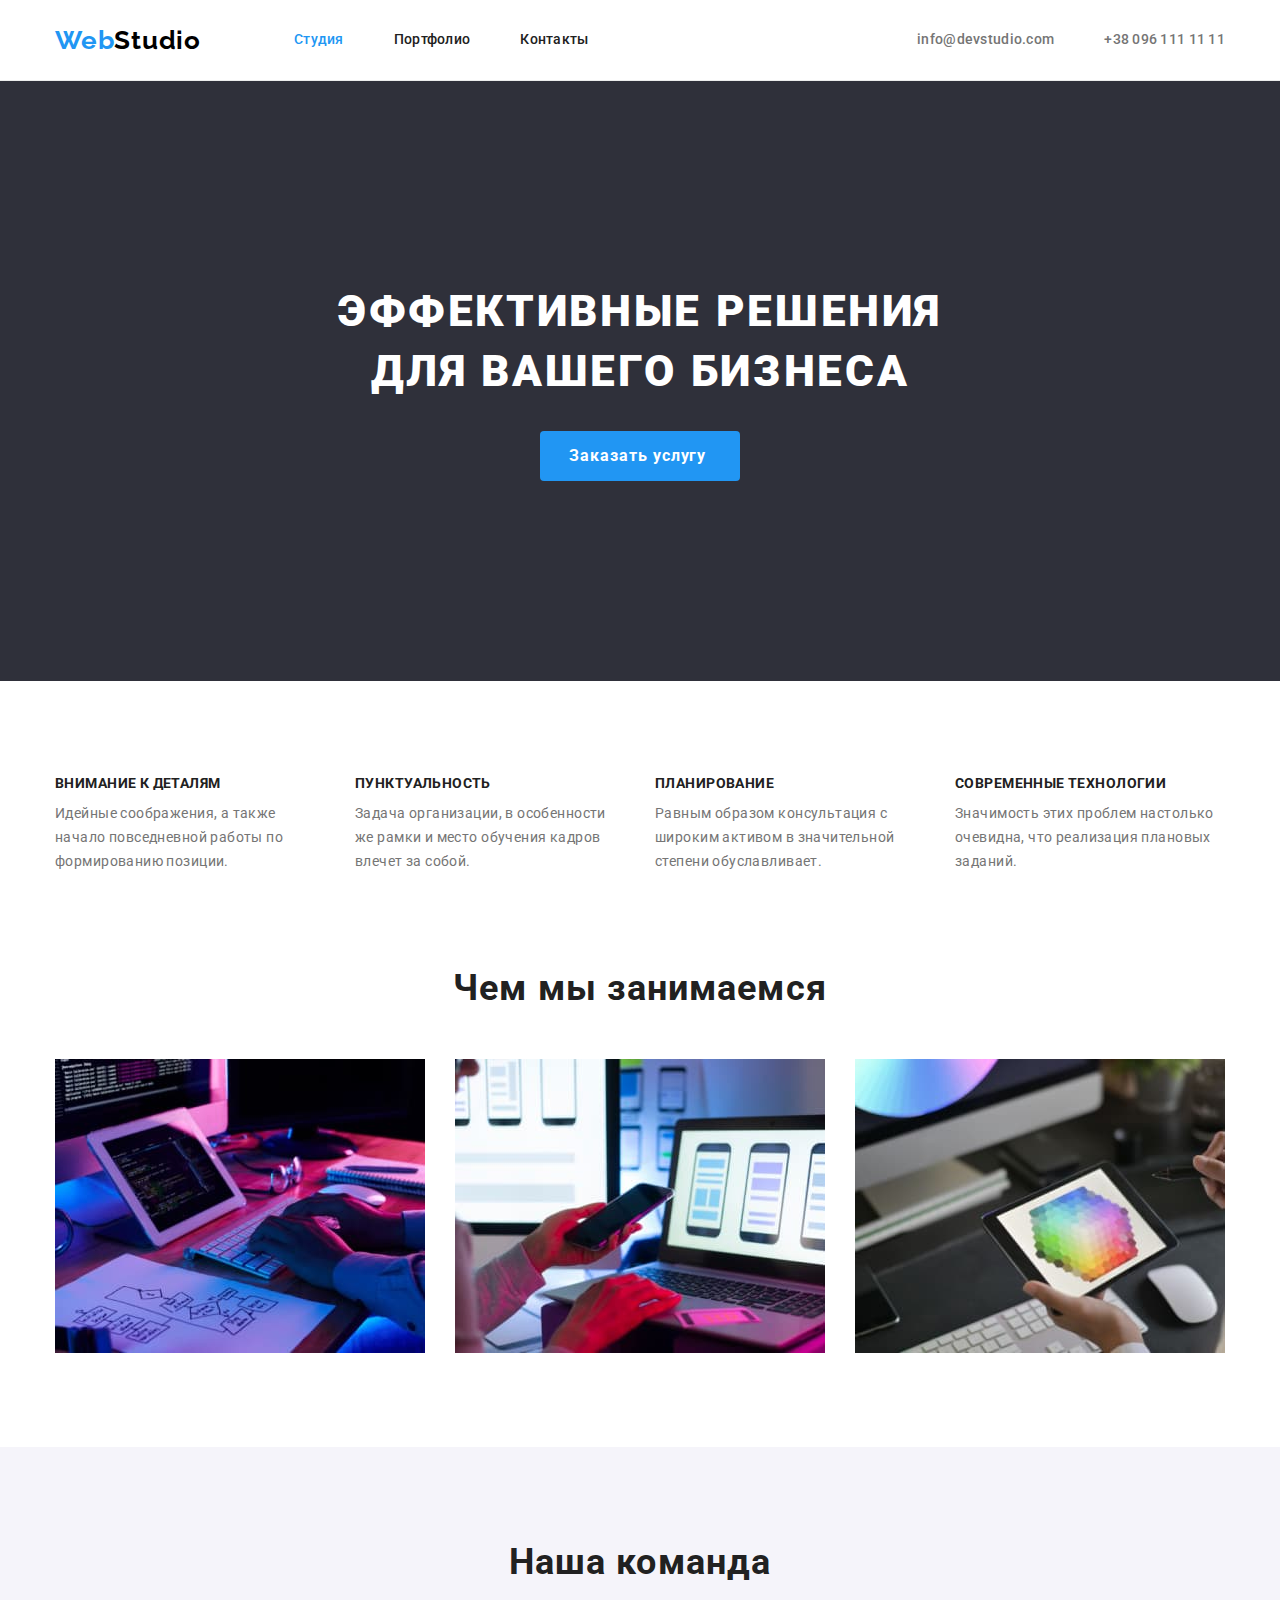
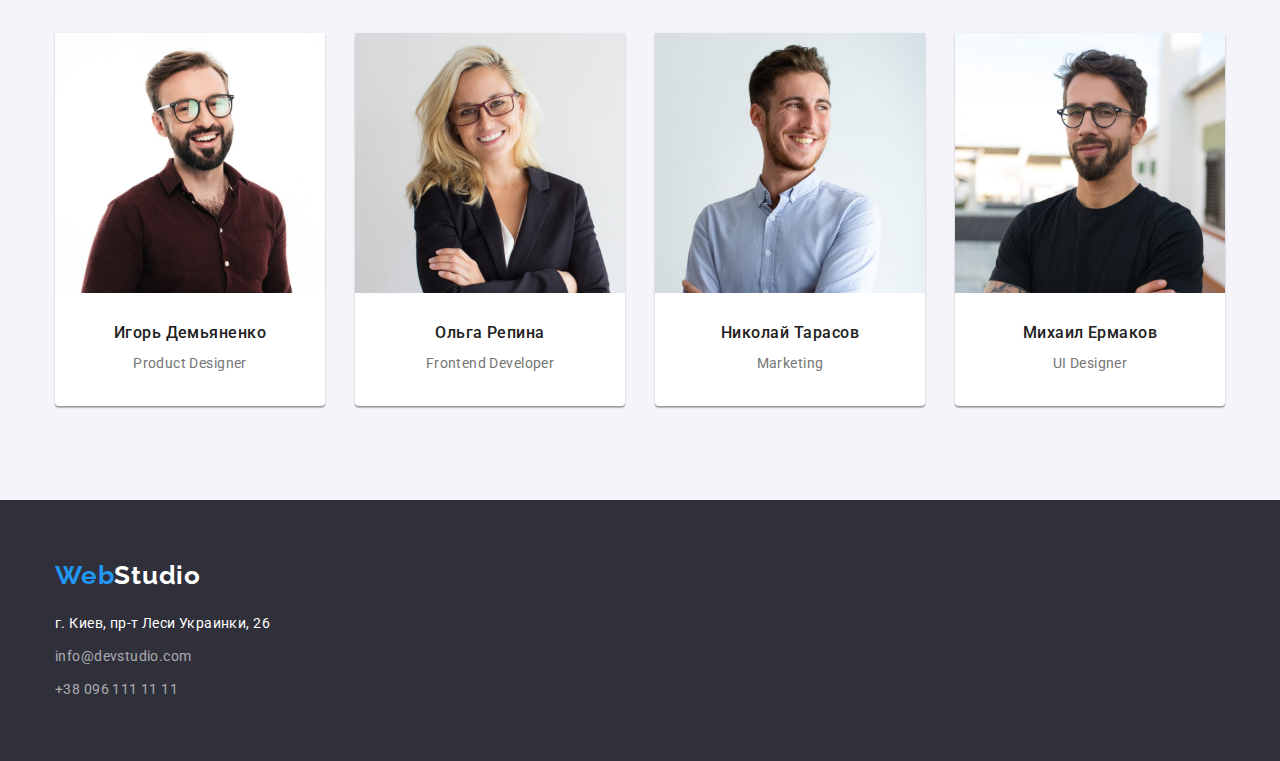
<file: index.html>
<!DOCTYPE html>
<html lang="ru" class="size">
  <head>
    <meta charset="UTF-8" />
    <meta http-equiv="X-UA-Compatible" content="IE=edge" />
    <meta name="viewport" content="width=device-width, initial-scale=1.0" />
    <title>Homework2</title>
    <link rel="stylesheet" href="./CSS/modern-nomalize.css" />
    <link rel="preconnect" href="https://fonts.googleapis.com" />
    <link rel="preconnect" href="https://fonts.gstatic.com" crossorigin />
    <link
      href="https://fonts.googleapis.com/css2?family=Raleway:wght@700;900&family=Roboto:wght@400;500;700&display=swap"
      rel="stylesheet"
    />

    <link rel="stylesheet" href="./CSS/styles.css" />
  </head>
  <body>
    <header class="header">
      <div class="container header-container">
        <nav class="header-nav">
          <a class="logo link" href="#"
            >Web<span class="logo-span">Studio</span></a
          >
          <ul class="menu list list-navigation">
            <li class="menu-item">
              <a class="menu-link link active" href="#">Студия</a>
            </li>
            <li class="menu-item">
              <a class="menu-link link" href="./portfolio.html">Портфолио</a>
            </li>
            <li class="menu-item">
              <a class="menu-link link" href="#">Контакты</a>
            </li>
          </ul>
        </nav>
        <ul class="menu list header-btns">
          <li class="menu-contacts-item">
            <a class="header-mail link" href="mailto:info@devstudio.com"
              >info@devstudio.com</a
            >
          </li>
          <li>
            <a class="header-phone link" href="tel:+380961111111"
              >+38 096 111 11 11</a
            >
          </li>
        </ul>
      </div>
    </header>

    <main>
      <!--HERO -->

      <section class="hero">
        <div class="container hero-container">
          <h1 class="hero-title">Эффективные решения для вашего бизнеса</h1>
          <button class="hero-button" type="button">Заказать услугу</button>
        </div>
      </section>

      <!--Особенности-->
      <section class="section">
        <div class="container">
          <h2 class="visually-hidden" aria-hidden="true" tabindex="-1">
            Особенности
          </h2>
          <ul class="list-characteristic list">
            <li class="characteristic-item">
              <h3 class="section-title-h3">Внимание к деталям</h3>
              <p class="text">
                Идейные соображения, а также начало повседневной работы по
                формированию позиции.
              </p>
            </li>
            <li class="characteristic-item">
              <h3 class="section-title-h3">Пунктуальность</h3>
              <p class="text">
                Задача организации, в особенности же рамки и место обучения
                кадров влечет за собой.
              </p>
            </li>
            <li class="characteristic-item">
              <h3 class="section-title-h3">Планирование</h3>
              <p class="text">
                Равным образом консультация с широким активом в значительной
                степени обуславливает.
              </p>
            </li>
            <li class="characteristic-item">
              <h3 class="section-title-h3">Современные технологии</h3>
              <p class="text">
                Значимость этих проблем настолько очевидна, что реализация
                плановых заданий.
              </p>
            </li>
          </ul>
        </div>
      </section>

      <!--Чем мы занимаемся-->
      <section class="section-what-we-do">
        <div class="container">
          <h2 class="section-title-list1">Чем мы занимаемся</h2>
          <ul class="what-we-do list">
            <li class="what-we-do-item">
              <img
                class="kar"
                src="./images/img1.jpg"
                alt="Note on tablet"
                width="370"
              />
            </li>
            <li class="what-we-do-item">
              <img
                src="./images/img2.jpg"
                alt="phone and notebook"
                width="370"
              />
            </li>
            <li class="what-we-do-item">
              <img src="./images/img3.jpg" alt="tablet in hand" width="370" />
            </li>
          </ul>
        </div>
      </section>

      <!--Наша команда / Our team (OT)-->
      <section class="section-team">
        <div class="container">
          <h2 class="section-title-list-team">Наша команда</h2>
          <ul class="team list">
            <li class="team-item">
              <img src="./images/igor.jpg" alt="Igor's portrate" width="270" />
              <div class="div-team">
                <h3 class="employees-name">Игорь Демьяненко</h3>
                <p class="position">Product Designer</p>
              </div>
            </li>
            <li class="team-item">
              <img src="./images/olga.jpg" alt="Olga's portrate" width="270" />
              <div class="div-team">
                <h3 class="employees-name">Ольга Репина</h3>
                <p class="position">Frontend Developer</p>
              </div>
            </li>
            <li class="team-item">
              <img
                src="./images/nikolay.jpg"
                alt="Nikolay's portrate"
                width="270"
              />
              <div class="div-team">
                <h3 class="employees-name">Николай Тарасов</h3>
                <p class="position">Marketing</p>
              </div>
            </li>
            <li class="team-item">
              <img
                src="./images/mikhail.jpg"
                alt="Mikhail's portrate"
                width="270"
              />
              <div class="div-team">
                <h3 class="employees-name">Михаил Ермаков</h3>
                <p class="position">UI Designer</p>
              </div>
            </li>
          </ul>
        </div>
      </section>

      <!--Footer-->
    </main>
    <footer class="footer">
      <div class="container container-footer">
        <a class="link logo-footer" href="/"
          >Web<span class="logo-span-w logo-footer">Studio</span></a
        >
        <address class="adress">
          <ul class="link list list-footer">
            <li class="item-footer">
              <a
                class="footer-addres link"
                href="https://goo.gl/maps/YVmsHKJiKJfyMNRH6"
                target="blank"
                rel="noopener noreferrer"
                >г. Киев, пр-т Леси Украинки, 26</a
              >
            </li>
            <li class="item-footer">
              <a class="link-footer link" href="mailto:info@devstudio.com"
                >info@devstudio.com</a
              >
            </li>
            <li class="item-footer">
              <a class="link-footer link" href="tel:+380961111111"
                >+38 096 111 11 11</a
              >
            </li>
          </ul>
        </address>
      </div>
    </footer>
  </body>
</html>
</file>
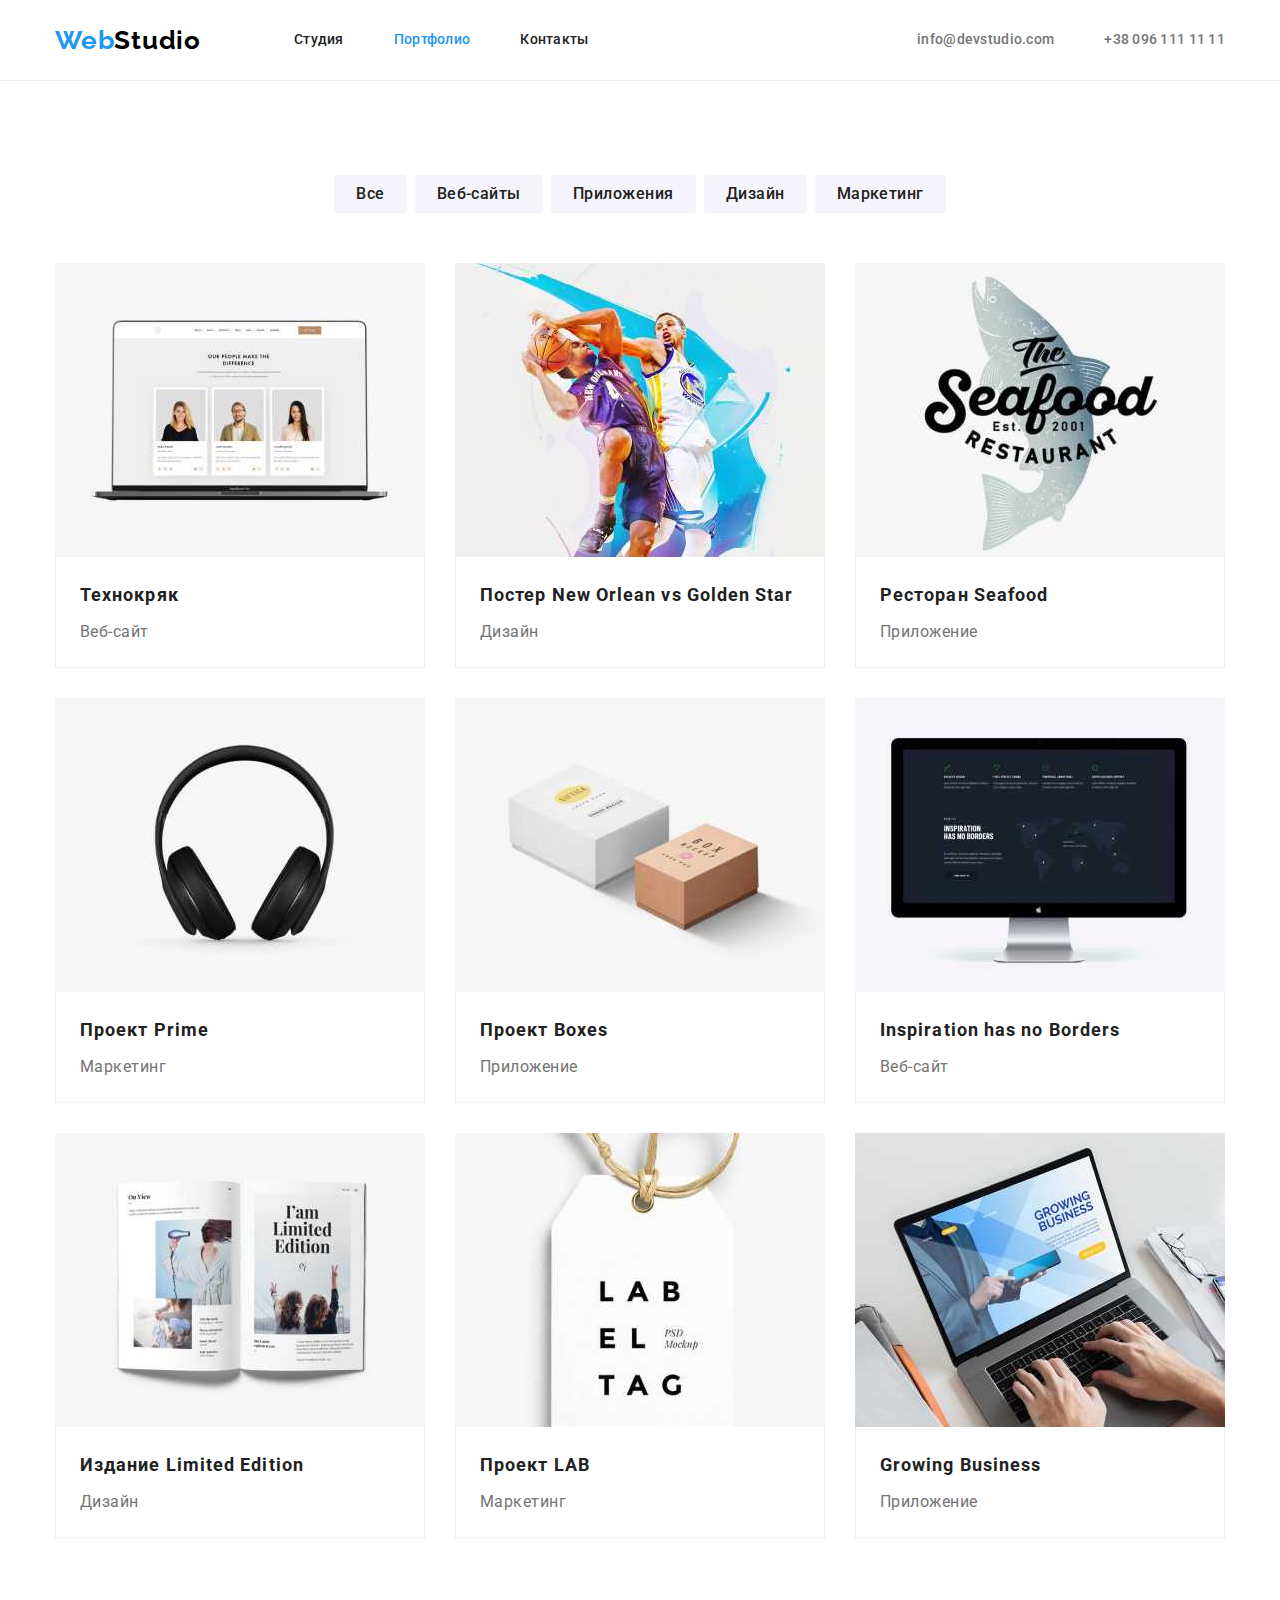
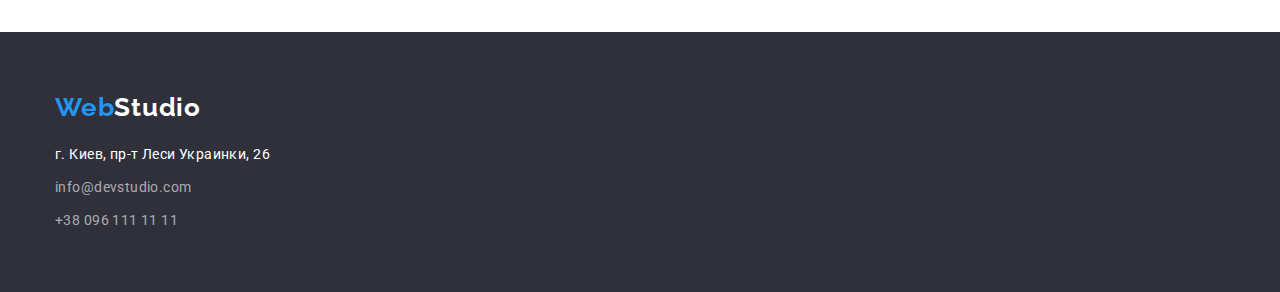
<file: portfolio.html>
<!DOCTYPE html>
<html lang="ru" class="size">
  <head>
    <meta charset="UTF-8" />
    <meta http-equiv="X-UA-Compatible" content="IE=edge" />
    <meta name="viewport" content="width=device-width, initial-scale=1.0" />
    <title>Homework2</title>
    <link
      rel="stylesheet"
      href="https://cdnjs.cloudflare.com/ajax/libs/modern-normalize/1.0.0/modern-normalize.min.css"
    />
    <link rel="preconnect" href="https://fonts.googleapis.com" />
    <link rel="preconnect" href="https://fonts.gstatic.com" crossorigin />
    <link
      href="https://fonts.googleapis.com/css2?family=Raleway:wght@700;900&family=Roboto:wght@400;500;700&display=swap"
      rel="stylesheet"
    />
    <link rel="stylesheet" href="./CSS/styles.css" />
  </head>
  <body>
    <header class="header">
      <div class="container header-container">
        <nav class="header-nav">
          <a class="logo link" href="#"
            >Web<span class="logo-span">Studio</span></a
          >
          <ul class="menu list list-navigation">
            <li class="menu-item">
              <a class="menu-link link" href="./index.html">Студия</a>
            </li>
            <li class="menu-item">
              <a class="menu-link link active" href="./portfolio.html"
                >Портфолио</a
              >
            </li>
            <li class="menu-item">
              <a class="menu-link link" href="#">Контакты</a>
            </li>
          </ul>
        </nav>
        <ul class="menu list header-btns">
          <li class="menu-contacts-item">
            <a class="header-mail link" href="mailto:info@devstudio.com"
              >info@devstudio.com</a
            >
          </li>
          <li>
            <a class="header-phone link" href="tel:+380961111111"
              >+38 096 111 11 11</a
            >
          </li>
        </ul>
      </div>
    </header>
    <!-- MAIN  -->
    <main>
      <section class="section">
        <div class="container">
          <h1 class="visually-hidden" aria-hidden="true" tabindex="-1">
            Портфолио
          </h1>
          <ul class="section-list-button list">
            <li class="section-item-btn list">
              <button class="modal-button list" type="button">Все</button>
            </li>
            <li class="section-item-btn list">
              <button class="modal-button list" type="button">Веб-сайты</button>
            </li>
            <li class="section-item-btn list">
              <button class="modal-button list" type="button">
                Приложения
              </button>
            </li>
            <li class="section-item-btn list">
              <button class="modal-button list" type="button">Дизайн</button>
            </li>
            <li class="section-item-btn list">
              <button class="modal-button list" type="button">Маркетинг</button>
            </li>
          </ul>
          <ul class="portfolio-list list">
            <li class="employees-item-ptojekt">
              <a class="link" href="#"
                ><img
                  class="employees-list-img"
                  src="./images/portfolio/technoquack.jpg"
                  alt="Технокряк"
                  width="370"
                  height="294"
                />
                <div class="div-list-work">
                  <h2 class="employees-list-name-portfolio">Технокряк</h2>
                  <p class="position-portfolio">Веб-сайт</p>
                </div></a
              >
            </li>
            <li class="employees-item-ptojekt">
              <a class="link" href="#"
                ><img
                  class="employees-list-img"
                  src="./images/portfolio/poster-new-orlean-vs-golden-star.jpg"
                  alt="Постер New Orlean vs Golden Star"
                  width="370"
                  height="294"
                />
                <div class="div-list-work">
                  <h2 class="employees-list-name-portfolio">
                    Постер New Orlean vs Golden Star
                  </h2>
                  <p class="position-portfolio">Дизайн</p>
                </div>
              </a>
            </li>
            <li class="employees-item-ptojekt">
              <a class="link" href="#"
                ><img
                  class="employees-list-img"
                  src="./images/portfolio/restaurant-seafood.jpg"
                  alt="Ресторан Seafood"
                  width="370"
                  height="294"
                />
                <div class="div-list-work">
                  <h2 class="employees-list-name-portfolio">
                    Ресторан Seafood
                  </h2>
                  <p class="position-portfolio">Приложение</p>
                </div>
              </a>
            </li>
            <li class="employees-item-ptojekt">
              <a class="link" href=""
                ><img
                  class="employees-list-img"
                  src="./images/portfolio/project-prime.jpg"
                  alt="Проект Prime"
                  width="370"
                  height="294"
                />
                <div class="div-list-work">
                  <h2 class="employees-list-name-portfolio">Проект Prime</h2>
                  <p class="position-portfolio">Маркетинг</p>
                </div>
              </a>
            </li>
            <li class="employees-item-ptojekt">
              <a class="link" href="#"
                ><img
                  class="employees-list-img"
                  src="./images/portfolio/project-boxes.jpg"
                  alt="Проект Boxes"
                  width="370"
                  height="294"
                />
                <div class="div-list-work">
                  <h2 class="employees-list-name-portfolio">Проект Boxes</h2>
                  <p class="position-portfolio">Приложение</p>
                </div>
              </a>
            </li>
            <li class="employees-item-ptojekt">
              <a class="link" href="#"
                ><img
                  class="employees-list-img"
                  src="./images/portfolio/insplration-has-no-borders.jpg"
                  alt="Inspiration has no Borders"
                  width="370"
                  height="294"
                />
                <div class="div-list-work">
                  <h2 class="employees-list-name-portfolio">
                    Inspiration has no Borders
                  </h2>
                  <p class="position-portfolio">Веб-сайт</p>
                </div>
              </a>
            </li>
            <li class="employees-item-ptojekt">
              <a class="link" href="#"
                ><img
                  class="employees-list-img"
                  src="./images/portfolio/editon-limited.jpg"
                  alt="Издание Limited Edition"
                  width="370"
                  height="294"
                />
                <div class="div-list-work">
                  <h2 class="employees-list-name-portfolio">
                    Издание Limited Edition
                  </h2>
                  <p class="position-portfolio">Дизайн</p>
                </div></a
              >
            </li>
            <li class="employees-item-ptojekt">
              <a class="link" href="#"
                ><img
                  class="employees-list-img"
                  src="./images/portfolio/project-lab.jpg"
                  alt="Проект LAB"
                  width="370"
                  height="294"
                />
                <div class="div-list-work">
                  <h2 class="employees-list-name-portfolio">Проект LAB</h2>
                  <p class="position-portfolio">Маркетинг</p>
                </div>
              </a>
            </li>
            <li class="employees-item-ptojekt">
              <a class="link" href="#"
                ><img
                  class="employees-list-img"
                  src="./images/portfolio/growing-business.jpg"
                  alt="Growing Business"
                  width="370"
                  height="294"
                />
                <div class="div-list-work">
                  <h2 class="employees-list-name-portfolio">
                    Growing Business
                  </h2>
                  <p class="position-portfolio">Приложение</p>
                </div></a
              >
            </li>
          </ul>
        </div>
      </section>
    </main>

    <!--Подвал-->

    <footer class="footer">
      <div class="container container-footer">
        <a class="link logo-footer" href="#"
          >Web<span class="logo-span-w logo-footer">Studio</span></a
        >
        <address class="adress">
          <ul class="link list list-footer">
            <li class="item-footer">
              <a
                class="footer-addres link"
                href="https://goo.gl/maps/YVmsHKJiKJfyMNRH6"
                target="blank"
                rel="noopener noreferrer"
                >г. Киев, пр-т Леси Украинки, 26</a
              >
            </li>
            <li class="item-footer">
              <a class="link-footer link" href="mailto:info@devstudio.com"
                >info@devstudio.com</a
              >
            </li>
            <li class="item-footer">
              <a class="link-footer link" href="tel:+380961111111"
                >+38 096 111 11 11</a
              >
            </li>
          </ul>
        </address>
      </div>
    </footer>
  </body>
</html>
</file>
<file: CSS/styles.css>
html {
    box-sizing: border-box;
} 
*, ::after,::before{
    box-sizing:inherit
}
:root {
--main-font: 'Roboto',sans-serif;
--secondary-font: Raleway, sans-serif;
--accent-color: #2196f3;
--dark-bg-color: #2F303A;
--header-bg-color: #FFFFFF;
--light1-bg-color:#E5E5E5; /*  middle psrt of index.html  */
--light2-bg-color:#F5F4FA;
--primery-text-color:#212121;
--secondary-text-color:#757575;
--border-color:#ECECEC;
}

h1,h2,h3,h4,p { 
    margin: 0;
}

body {
    font-family: var(--main-font);
    color: var(--primery-text-color);
}
.list {
    list-style: none;
    font-weight: 500;
    font-size: 14px;
    line-height: 1.14;
    letter-spacing: 0.02em;
    
    margin: 0;
    padding: 0;
    list-style: none;
}
img {
    display: block;
}
.link {
    text-decoration: none;
    font-style: normal;
    
}


.section-title-list {
    font-weight: 700;
    font-size: 36px;
    line-height: 1.17;
    text-align: center;
    letter-spacing: 0.03em;
    
    color: var(--primery-text-color);
}
.container {
    /* outline: 1px solid rgb(255, 223, 45); */
    margin-left: auto;
    margin-right: auto;
    width: 1200px;
    padding: 0 15px;
}
.section {

    padding-top: 94px;
    padding-bottom: 94px;

}
.visually-hidden {
    position: absolute;
    white-space: nowrap;
    width: 1px;
    height: 1px;
    overflow: hidden;
    border: 0;
    padding: 0;
    clip: rect(0 0 0 0);
    clip-path: inset(50%);
    margin: -1px;
}

/*  HEADER  */
.header {
    border-bottom: 1px solid var(--border-color);
}
 
.logo, .logo-span {
    font-family: var(--secondary-font);
    font-weight: 700;
    font-size: 26px;
    line-height: 1.19;
    letter-spacing: 0.03em;
    color: var(--accent-color);
}
.logo {
    /* margin-top: 24px;
    margin-bottom: 25px; */
    /* outline: 1px solid red; */
    margin-right: 93px;
    
}
.logo-span { 
    color: #000000;
}

.menu-link { 
    color: var(--primery-text-color);
    display: block;
    padding-top: 32px;
    padding-bottom: 32px;
    
}
.menu-item:not(:last-child)  {
    margin-right: 50px;
}

.link:hover,
.link:focus{
    color: var(--accent-color);
}.menu .menu-link.active {
    color: var(--accent-color);
}
.menu {
    /* margin-bottom: 32px;
    margin-top: 32px; */
    /* outline: 1px solid red; */
    display: flex;
    padding: 0px;
    margin-left: auto;
    
}
.header-mail,.header-phone {
    color: var(--secondary-text-color);
}

.header, .footer {
    padding-top: 0px;
    padding-bottom: 0px;
}

.header-nav {
    display: flex;
    align-items: center;
}
.header-container {
    display: flex;
}
.menu-contacts-item{
    margin-right: 50px;
}
.container-footer {
    display: flex;
    flex-direction: column;
}

.header-btns {
    align-items: center;
}

/*  HERO  */
.hero{
    background-color: var(--dark-bg-color);
    color: var(--dark-bg-color);
    
margin-left: auto;
margin-right: auto;


    padding-top: 200px;
    padding-bottom: 200px;
}
.hero-title{
    font-weight: 900;
    font-size: 44px;
    line-height: 60px;
    text-align: center;
    letter-spacing: 0.06em;
    text-transform: uppercase;
    color: var(--header-bg-color);

    
    width: 696px;
    margin-top: 0;
    margin-bottom: 30px;
    margin-left: auto;
    margin-right: auto;

}
.hero-button {
    width: 200px;
    height: 50px;
    padding: 9px 29px;
    display:inline-block;
    font-weight: 700;
    font-size: 16px;
    line-height: 30px;
    display: flex;
    align-items: center;
    text-align: center;
    letter-spacing: 0.06em;
    color: var(--header-bg-color);
    background-color: var(--accent-color);
    border-radius: 4px;
    border: none;
    cursor: pointer; 
    margin: 0 auto;
  
   
    
    
   
}
.hero-button:hover ,
.hero-button:focus{
    background-color: #188CE8;
}



/* Особенности- */
.section-title {
    display: none;
}
.section-title-h3 {
    font-weight: 700;
    font-size: 14px;
    line-height: 1.15;
    letter-spacing: 0.03em;
    text-transform: uppercase;
    color: var(--primery-text-color);
    margin-bottom: 10px;
}
/* what-we-do ---Чем мы занимаемся---*/
.section-what-we-do {
    padding-bottom: 94px;
}
.what-we-do {
    display: flex;
}
.what-we-do-item:not(:last-child) {
    margin-right: 30px;
}
.section-title-list1 {
    margin-bottom: 50px;
    text-align: center;
    font-weight: 700;
    font-size: 36px;
    line-height: 42px;
    text-align: center;
    letter-spacing: 0.03em;
    color: var(--primery-text-color);
}
.list-characteristic {
    display: flex;
}

.characteristic-item:not(:last-child) {
    margin-right: 30px;
    width: 270px;
}
.characteristic-item {
    width: 270px;
}
/* OUR TEAM  */
.div-team {
    padding: 30px 15px;
}
.section-team {
    background-color: var(--light2-bg-color);
    padding-top: 94px;
    padding-bottom: 94px;
}

.section-title-list {
    padding-top: 94px;
    margin-bottom: 50px;
}

.position {
    font-weight: 400;
    font-size: 14px;
    line-height: 1.71;
    letter-spacing: 0.03em;
    color: var(--secondary-text-color);
    text-align: center;
}
.employees-name {
    font-weight: 500;
    font-size: 16px;
    line-height: 1.19;
    letter-spacing: 0.03em;
    color: var(--primery-text-color);
    text-align: center;
    margin-bottom: 10px;
}

.team {
    display: flex;
    
}
.team-item:not(:last-child) {
    margin-right: 30px;
}
.team-item {
    width: 270px;
    background-color: var(--header-bg-color);
    border-radius: 0px 0px 4px 4px;
    box-shadow:0px 1px 3px rgb(0 0 0 / 12%),0px 1px 1px rgb(0 0 0 / 15%),0px 2px 1px rgb(0 0 0 / 20%);
}
.section-title-list-team {
    margin-bottom: 50px;
    text-align: center;
    font-weight: 700;
    font-size: 36px;
    line-height: 42px;
    text-align: center;
    letter-spacing: 0.03em;
    color: var(--primery-text-color);
}

/*Footer*/
.footer {
    background-color: var(--dark-bg-color);
    padding-top: 60px;
    padding-bottom: 60px;
}

.logo-footer {
    color: var(--accent-color);
    margin-bottom: 20px;
    font-family:var(--secondary-font);
    font-style: normal;
    font-weight: 700;
    font-size: 26px;
    line-height: 1.19;
    letter-spacing: 0.03em;
    /* outline: 1px solid #ca2727; */
}
.logo-span-w {
    color: var(--header-bg-color);
}

.footer-addres,.text {
    font-weight: 400;
    font-size: 14px;
    line-height: 24px;
    letter-spacing: 0.03em;
    color: var(--header-bg-color);
}
.text{
    color: var(--secondary-text-color);
} 
.footer-addres {
    margin-bottom: 9px;
}
.link-footer {
    font-weight: 400;
    font-size: 14px;
    line-height: 24px;
    letter-spacing: 0.03em;
    color: rgba(255, 255, 255, 0.6);
    margin-bottom: 9px;
}
.item-footer:not(:last-child) {
    margin-bottom: 9px;
    
}



             /*Страница Портфолио*/


.modal-button {
    padding:6px 22px ;
    font-family: inherit;
    font-weight: 500;
    font-size: 16px;
    line-height: 1.6;
    text-align: center;
    letter-spacing: 0.03em;
    color: var(--primery-text-color);
    border-radius: 4px;
    cursor: pointer;
    background-color: var(--light2-bg-color);
    border: none;
}

.modal-button:hover,
.modal-button:focus {
    background-color: var(--accent-color);
    color: var(--header-bg-color);
}

.portfolio-list {
    background: var(--header-bg-color);
    
    box-sizing: border-box;
    display: flex;
    flex-wrap: wrap;
}



.employees-list-name-portfolio {
    font-weight: 700;
    font-size: 18px;
    line-height: 2;
    letter-spacing: 0.06em;
    color: var(--primery-text-color);
    margin-bottom: 4px; 
}
.ection-item-button {
    display: flex;
}
.section-item-btn {
    margin-right: 8px;  
}
.section-item-btn:nth-child(5) {
    margin-right: 0px;
}
.section-list-button {
    display: flex;
    justify-content:center;
    margin-bottom: 50px;
    margin-top: 0;
    padding: 0;
}
.portfolio {
    margin-top: 94px;
}
.employees-item-ptojekt {
    margin-right: 30px;
    margin-bottom: 30px;
}
.employees-item-ptojekt:nth-child(3n) {
    margin-right: 0px;
}
.employees-item-ptojekt:nth-child(7),
.employees-item-ptojekt:nth-child(8),
.employees-item-ptojekt:nth-child(9) {
    margin-bottom: 0px;
}
.div-list-work {
    padding: 20px 24px;
   border-right: 1px solid #EEEEEE;
   border-bottom: 1px solid #EEEEEE;
   border-left: 1px solid #EEEEEE;
}
.position-portfolio {
font-weight: 400;
font-size: 16px;
line-height: 30px;
letter-spacing: 0.03em;
color: var(--secondary-text-color);
}

/* .employees-list-img{
    transition: transform 0.6s;
   
}
.employees-list-img:hover {
    transform: scale(0.97);
    box-shadow: 0 0 10px 2px rgba(0, 0, 0, 0.5);
} */
</file>
<file: CSS/modern-nomalize.css>
/*! modern-normalize v1.1.0 | MIT License | https://github.com/sindresorhus/modern-normalize */

/*
Document
========
*/

/**
Use a better box model (opinionated).
*/

*,
::before,
::after {
    box-sizing: border-box;
}

/**
Use a more readable tab size (opinionated).
*/

html {
    -moz-tab-size: 4;
    tab-size: 4;
}

/**
1. Correct the line height in all browsers.
2. Prevent adjustments of font size after orientation changes in iOS.
*/

html {
    line-height: 1.15;
    /* 1 */
    -webkit-text-size-adjust: 100%;
    /* 2 */
}

/*
Sections
========
*/

/**
Remove the margin in all browsers.
*/

body {
    margin: 0;
}

/**
Improve consistency of default fonts in all browsers. (https://github.com/sindresorhus/modern-normalize/issues/3)
*/

body {
    font-family:
        system-ui,
        -apple-system,
        /* Firefox supports this but not yet `system-ui` */
        'Segoe UI',
        Roboto,
        Helvetica,
        Arial,
        sans-serif,
        'Apple Color Emoji',
        'Segoe UI Emoji';
}

/*
Grouping content
================
*/

/**
1. Add the correct height in Firefox.
2. Correct the inheritance of border color in Firefox. (https://bugzilla.mozilla.org/show_bug.cgi?id=190655)
*/

hr {
    height: 0;
    /* 1 */
    color: inherit;
    /* 2 */
}

/*
Text-level semantics
====================
*/

/**
Add the correct text decoration in Chrome, Edge, and Safari.
*/

abbr[title] {
    text-decoration: underline dotted;
}

/**
Add the correct font weight in Edge and Safari.
*/

b,
strong {
    font-weight: bolder;
}

/**
1. Improve consistency of default fonts in all browsers. (https://github.com/sindresorhus/modern-normalize/issues/3)
2. Correct the odd 'em' font sizing in all browsers.
*/

code,
kbd,
samp,
pre {
    font-family:
        ui-monospace,
        SFMono-Regular,
        Consolas,
        'Liberation Mono',
        Menlo,
        monospace;
    /* 1 */
    font-size: 1em;
    /* 2 */
}

/**
Add the correct font size in all browsers.
*/

small {
    font-size: 80%;
}

/**
Prevent 'sub' and 'sup' elements from affecting the line height in all browsers.
*/

sub,
sup {
    font-size: 75%;
    line-height: 0;
    position: relative;
    vertical-align: baseline;
}

sub {
    bottom: -0.25em;
}

sup {
    top: -0.5em;
}

/*
Tabular data
============
*/

/**
1. Remove text indentation from table contents in Chrome and Safari. (https://bugs.chromium.org/p/chromium/issues/detail?id=999088, https://bugs.webkit.org/show_bug.cgi?id=201297)
2. Correct table border color inheritance in all Chrome and Safari. (https://bugs.chromium.org/p/chromium/issues/detail?id=935729, https://bugs.webkit.org/show_bug.cgi?id=195016)
*/

table {
    text-indent: 0;
    /* 1 */
    border-color: inherit;
    /* 2 */
}

/*
Forms
=====
*/

/**
1. Change the font styles in all browsers.
2. Remove the margin in Firefox and Safari.
*/

button,
input,
optgroup,
select,
textarea {
    font-family: inherit;
    /* 1 */
    font-size: 100%;
    /* 1 */
    line-height: 1.15;
    /* 1 */
    margin: 0;
    /* 2 */
}

/**
Remove the inheritance of text transform in Edge and Firefox.
1. Remove the inheritance of text transform in Firefox.
*/

button,
select {
    /* 1 */
    text-transform: none;
}

/**
Correct the inability to style clickable types in iOS and Safari.
*/

button,
[type='button'],
[type='reset'],
[type='submit'] {
    -webkit-appearance: button;
}

/**
Remove the inner border and padding in Firefox.
*/

::-moz-focus-inner {
    border-style: none;
    padding: 0;
}

/**
Restore the focus styles unset by the previous rule.
*/

:-moz-focusring {
    outline: 1px dotted ButtonText;
}

/**
Remove the additional ':invalid' styles in Firefox.
See: https://github.com/mozilla/gecko-dev/blob/2f9eacd9d3d995c937b4251a5557d95d494c9be1/layout/style/res/forms.css#L728-L737
*/

:-moz-ui-invalid {
    box-shadow: none;
}

/**
Remove the padding so developers are not caught out when they zero out 'fieldset' elements in all browsers.
*/

legend {
    padding: 0;
}

/**
Add the correct vertical alignment in Chrome and Firefox.
*/

progress {
    vertical-align: baseline;
}

/**
Correct the cursor style of increment and decrement buttons in Safari.
*/

::-webkit-inner-spin-button,
::-webkit-outer-spin-button {
    height: auto;
}

/**
1. Correct the odd appearance in Chrome and Safari.
2. Correct the outline style in Safari.
*/

[type='search'] {
    -webkit-appearance: textfield;
    /* 1 */
    outline-offset: -2px;
    /* 2 */
}

/**
Remove the inner padding in Chrome and Safari on macOS.
*/

::-webkit-search-decoration {
    -webkit-appearance: none;
}

/**
1. Correct the inability to style clickable types in iOS and Safari.
2. Change font properties to 'inherit' in Safari.
*/

::-webkit-file-upload-button {
    -webkit-appearance: button;
    /* 1 */
    font: inherit;
    /* 2 */
}

/*
Interactive
===========
*/

/*
Add the correct display in Chrome and Safari.
*/

summary {
    display: list-item;
}
</file>
